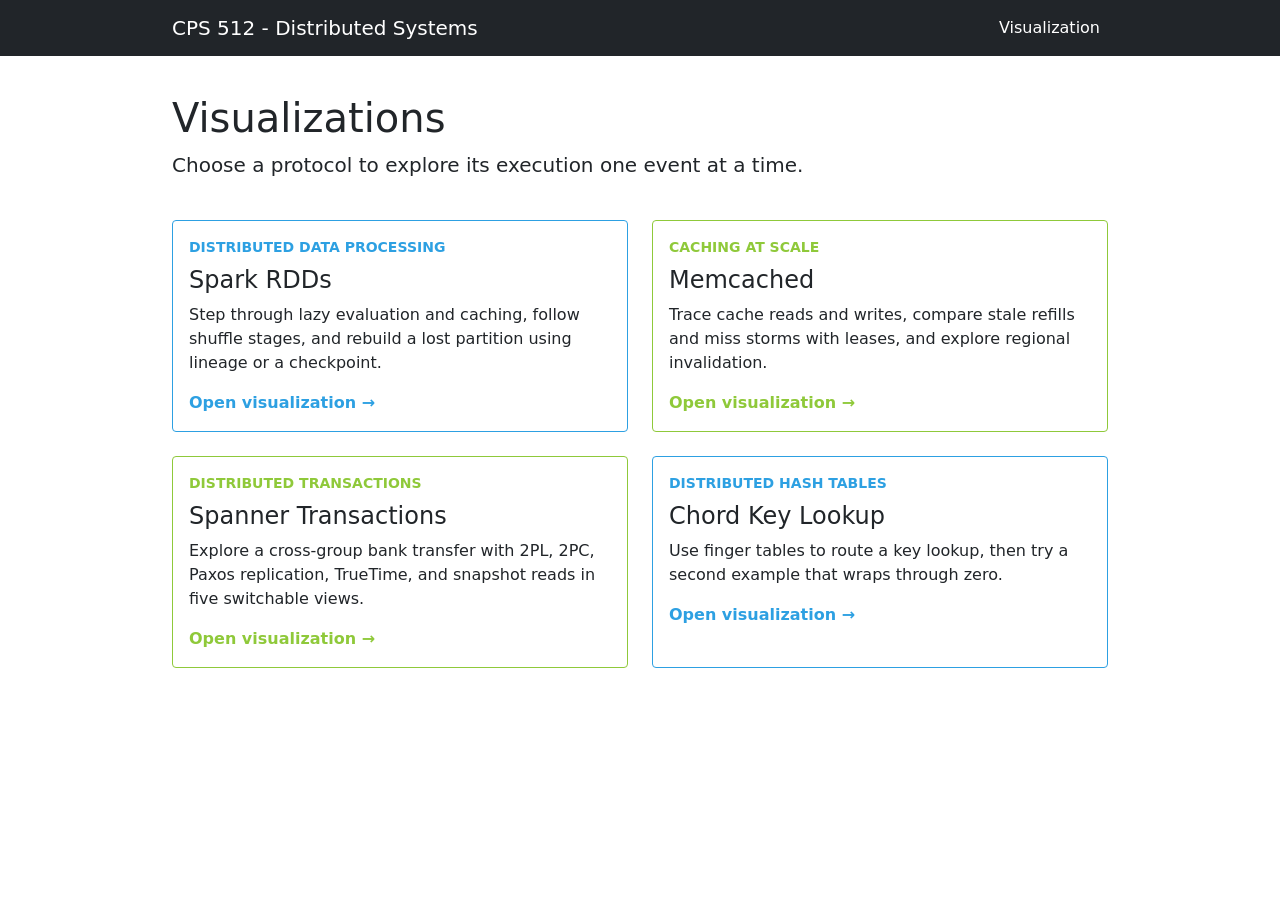
<file: index.html>
<!doctype html>
<html lang="en">
<head>
  <meta charset="utf-8">
  <meta name="viewport" content="width=device-width, initial-scale=1">
  <meta http-equiv="refresh" content="0; url=visualization.html">
  <title>CPS 512 - Visualizations</title>
</head>
<body><p><a href="visualization.html">Open the visualization gallery</a></p></body>
</html>
</file>
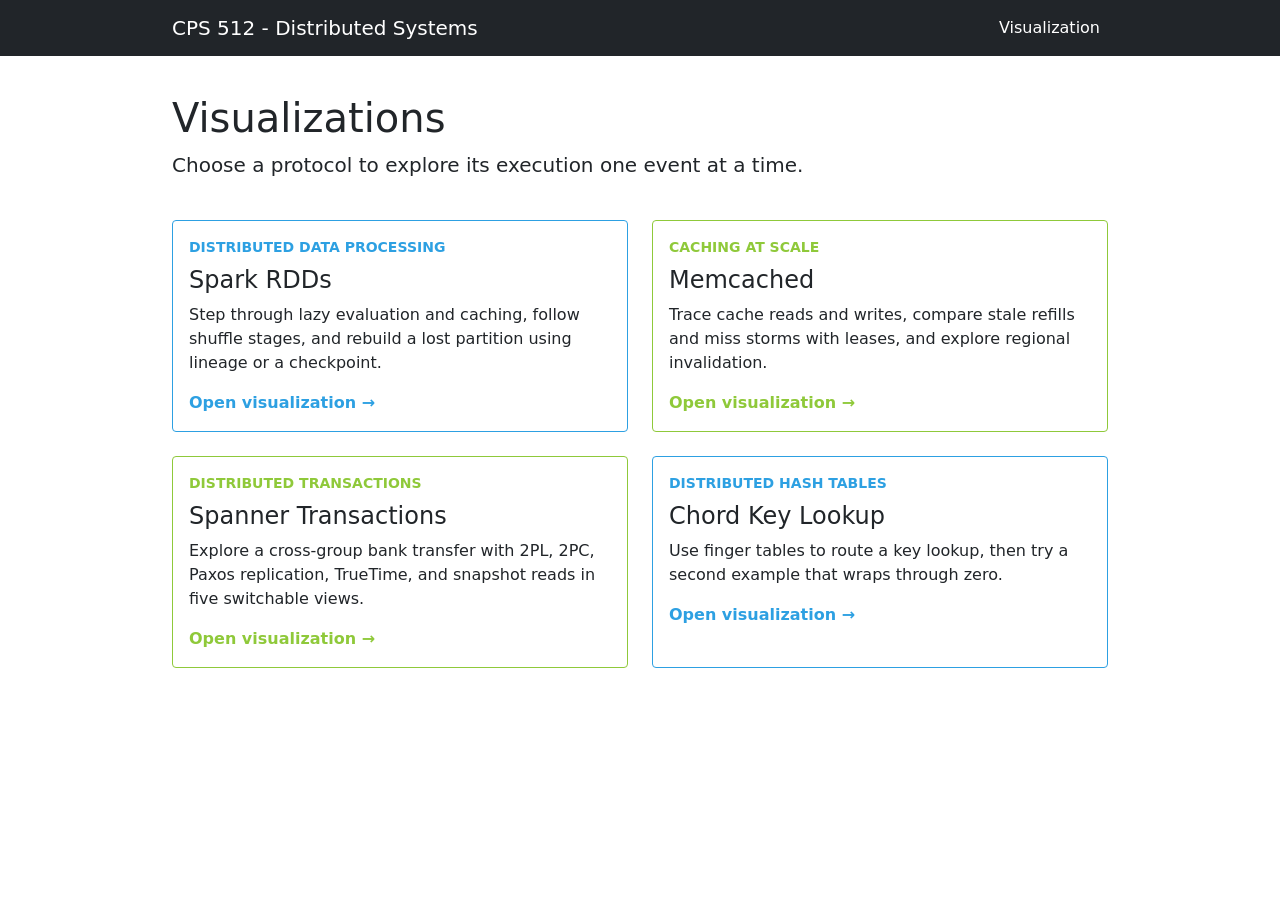
<file: visualization.html>
<!doctype html>
<html lang="en">

<head>
  <meta charset="utf-8">
  <meta name="viewport" content="width=device-width, initial-scale=1, shrink-to-fit=no">
  <meta name="description" content="Interactive visualizations for CPS 512 Distributed Systems.">

  <title>CPS 512 - Distributed Systems - Visualization</title>

  <link href="css/style.css" rel="stylesheet" type="text/css">
</head>


<body>
  <nav class="navbar fixed-top navbar-expand navbar-dark bg-dark">
  <div class="container">
    <a class="navbar-brand mb-0 h1" href="index.html">CPS 512 - Distributed Systems</a>
    <ul class="navbar-nav"><li class="nav-item"><a class="nav-link active" href="visualization.html" aria-current="page">Visualization</a></li></ul>
  </div>
</nav>


  <div class="container">
    <div class="my-4">
  <h1>Visualizations</h1>
  <p class="lead">
    Choose a protocol to explore its execution one event at a time.
  </p>

  <div class="row row-cols-1 row-cols-md-2 g-4 mt-2">
    <div class="col">
      <a class="card h-100 text-decoration-none text-reset border-primary" href="visualizations/spark.html">
        <div class="card-body">
          <p class="text-primary fw-bold text-uppercase small mb-2">Distributed data processing</p>
          <h2 class="h4 card-title">Spark RDDs</h2>
          <p class="card-text">Step through lazy evaluation and caching, follow shuffle stages, and rebuild a lost partition using lineage or a checkpoint.</p>
          <span class="text-primary fw-bold">Open visualization →</span>
        </div>
      </a>
    </div>
    <div class="col">
      <a class="card h-100 text-decoration-none text-reset border-success" href="visualizations/memcached.html">
        <div class="card-body">
          <p class="text-success fw-bold text-uppercase small mb-2">Caching at scale</p>
          <h2 class="h4 card-title">Memcached</h2>
          <p class="card-text">Trace cache reads and writes, compare stale refills and miss storms with leases, and explore regional invalidation.</p>
          <span class="text-success fw-bold">Open visualization →</span>
        </div>
      </a>
    </div>
    <div class="col">
      <a class="card h-100 text-decoration-none text-reset border-success" href="visualizations/spanner.html">
        <div class="card-body">
          <p class="text-success fw-bold text-uppercase small mb-2">Distributed transactions</p>
          <h2 class="h4 card-title">Spanner Transactions</h2>
          <p class="card-text">Explore a cross-group bank transfer with 2PL, 2PC, Paxos replication, TrueTime, and snapshot reads in five switchable views.</p>
          <span class="text-success fw-bold">Open visualization →</span>
        </div>
      </a>
    </div>
    <div class="col">
      <a class="card h-100 text-decoration-none text-reset border-primary" href="visualizations/chord.html">
        <div class="card-body">
          <p class="text-primary fw-bold text-uppercase small mb-2">Distributed hash tables</p>
          <h2 class="h4 card-title">Chord Key Lookup</h2>
          <p class="card-text">Use finger tables to route a key lookup, then try a second example that wraps through zero.</p>
          <span class="text-primary fw-bold">Open visualization →</span>
        </div>
      </a>
    </div>

  </div>
</div>

  </div>

</body>

</html>
</file>
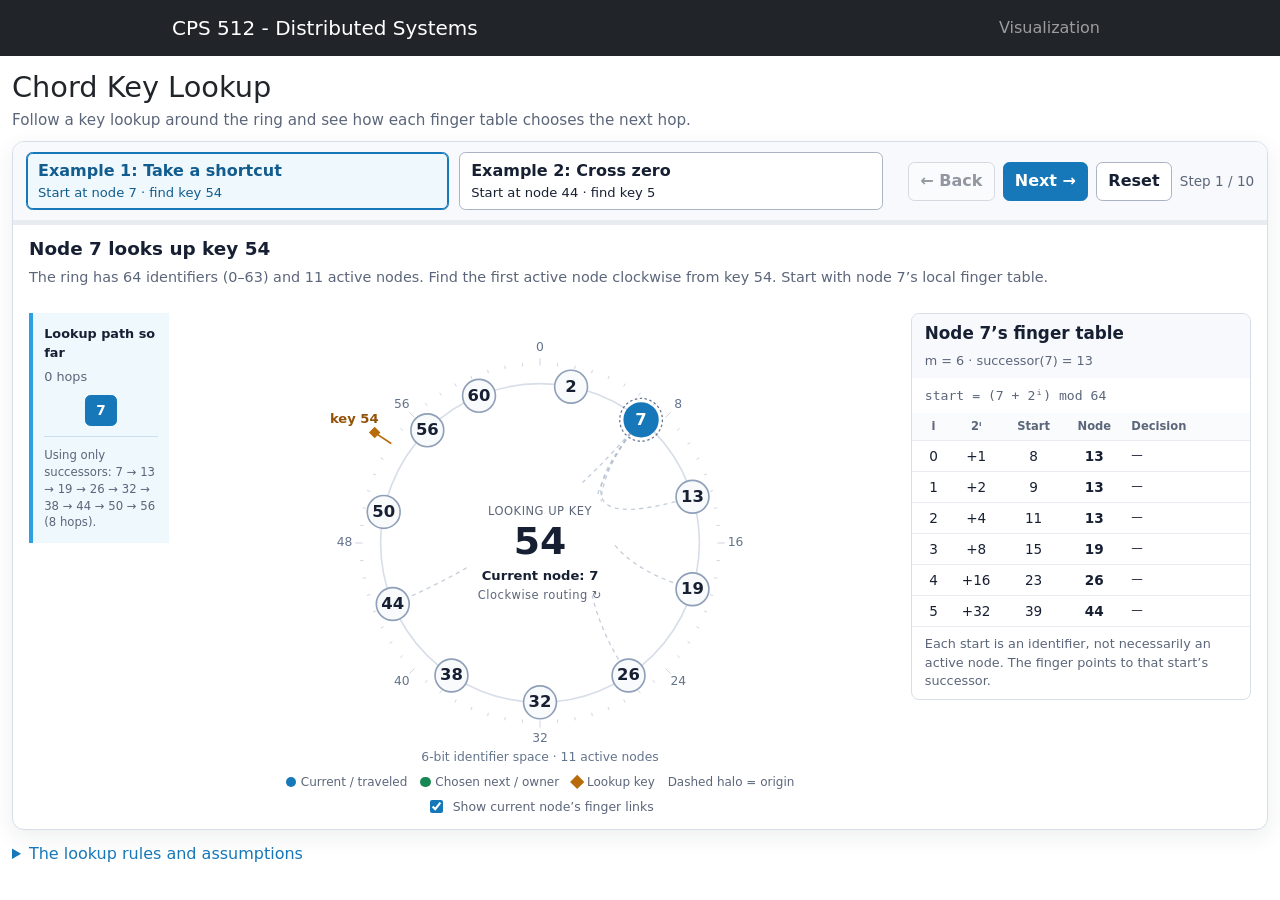
<file: visualizations/chord.html>
<!doctype html>
<html lang="en">
<head>
  <meta charset="utf-8">
  <meta name="viewport" content="width=device-width, initial-scale=1">
  <meta name="description" content="Step through Chord key lookup with finger tables and two interactive examples.">
  <title>CPS 512 - Distributed Systems - Chord Key Lookup</title>
  <link href="../css/style.css" rel="stylesheet" type="text/css">
  <script src="../js/chord-model.js" defer></script>
  <script src="../js/chord-animation.js?v=4" defer></script>
  <style>
    main.container-wide { max-width:1280px; }
    body { padding-top:60px; }
    .chord-page { margin:10px 0; }
    .chord-page h1 { margin:0 0 4px; font-size:1.8rem; }
    .chord-intro { margin:0 0 10px; color:#5c667a; font-size:.95rem; }
    .chord-rules { margin-top:12px; }
    .chord-rules summary { color:#1678b8; cursor:pointer; }
    .chord-rules ul { margin-top:12px; }
  </style>
</head>
<body>
  <nav class="navbar fixed-top navbar-expand navbar-dark bg-dark">
    <div class="container">
      <a class="navbar-brand mb-0 h1" href="../index.html">CPS 512 - Distributed Systems</a>
      <ul class="navbar-nav">
        <li class="nav-item"><a class="nav-link" href="../visualization.html">Visualization</a></li>
      </ul>
    </div>
  </nav>
  <main class="container container-wide">
    <div class="chord-page">
      <h1>Chord Key Lookup</h1>
      <p class="chord-intro">Follow a key lookup around the ring and see how each finger table chooses the next hop.</p>

      <chord-lookup-animation></chord-lookup-animation>

      <noscript><div class="alert alert-warning mt-3">This interactive demonstration requires JavaScript.</div></noscript>
      <details class="chord-rules">
        <summary>The lookup rules and assumptions</summary>
        <ul>
          <li><strong>Key ownership:</strong> successor(k) is the first active node at or clockwise after k, wrapping through zero.</li>
          <li><strong>Finger construction:</strong> finger i points to successor((n + 2<sup>i</sup>) mod 2<sup>m</sup>), with i = 0, …, m − 1.</li>
          <li><strong>Routing:</strong> if k ∈ (n, successor(n)], contact the successor. Otherwise, forward to the closest finger strictly preceding k clockwise.</li>
        </ul>
        <p class="text-muted small">Assumptions: a stable ring, correct finger tables, no failed nodes, and identifiers already hashed into a 6-bit space.
          The final hop contacts the owner; response messages are omitted.
          Algorithm reference: <a href="https://pdos.csail.mit.edu/papers/chord:sigcomm01/chord_sigcomm.pdf">Stoica et al., Chord (SIGCOMM 2001)</a>.</p>
      </details>
    </div>
  </main>
</body>
</html>
</file>
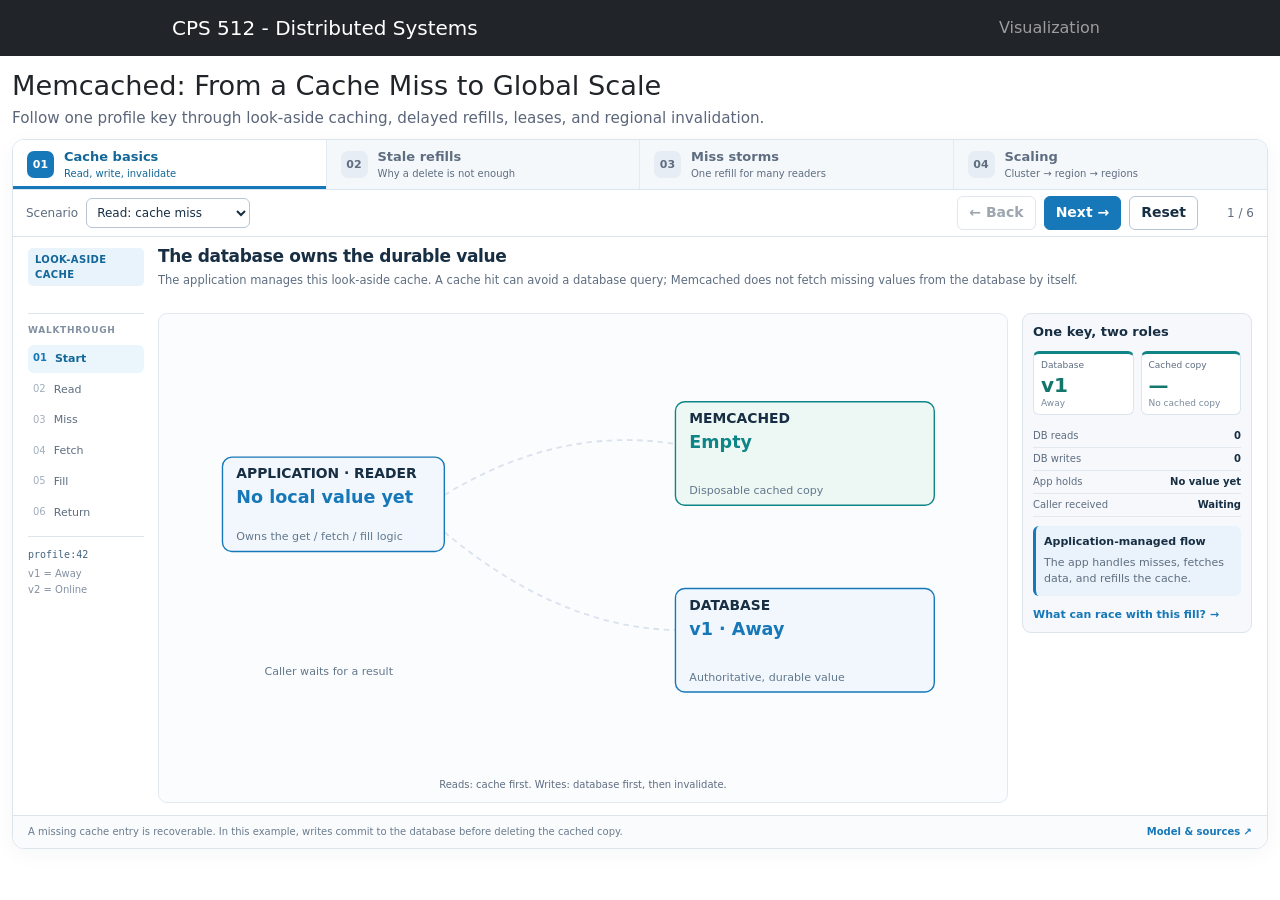
<file: visualizations/memcached.html>
<!doctype html>
<html lang="en">
<head>
  <meta charset="utf-8">
  <meta name="viewport" content="width=device-width, initial-scale=1">
  <meta name="description" content="Step through look-aside caching, stale refills, Facebook-style leases, and cache invalidation across regions.">
  <title>CPS 512 - Distributed Systems - Memcached</title>
  <link href="../css/style.css" rel="stylesheet" type="text/css">
  <script src="../js/memcached-model.js?v=1" defer></script>
  <script src="../js/memcached-animation.js?v=4" defer></script>
  <style>
    body { padding-top:60px; }
    main.container-wide { max-width:1440px; }
    .memcached-page { margin:10px 0 0; }
    .memcached-page h1 { font-size:1.7rem; margin:0 0 4px; }
    .memcached-intro { margin:0 0 10px; color:#5c667a; font-size:.95rem; }
  </style>
</head>
<body>
  <nav class="navbar fixed-top navbar-expand navbar-dark bg-dark">
    <div class="container">
      <a class="navbar-brand mb-0 h1" href="../index.html">CPS 512 - Distributed Systems</a>
      <ul class="navbar-nav"><li class="nav-item"><a class="nav-link" href="../visualization.html">Visualization</a></li></ul>
    </div>
  </nav>
  <main class="container container-wide">
    <div class="memcached-page">
      <h1>Memcached: From a Cache Miss to Global Scale</h1>
      <p class="memcached-intro">Follow one profile key through look-aside caching, delayed refills, leases, and regional invalidation.</p>
      <memcached-lab></memcached-lab>
      <noscript><div class="alert alert-warning">This visualization requires JavaScript.</div></noscript>
    </div>
  </main>
</body>
</html>
</file>
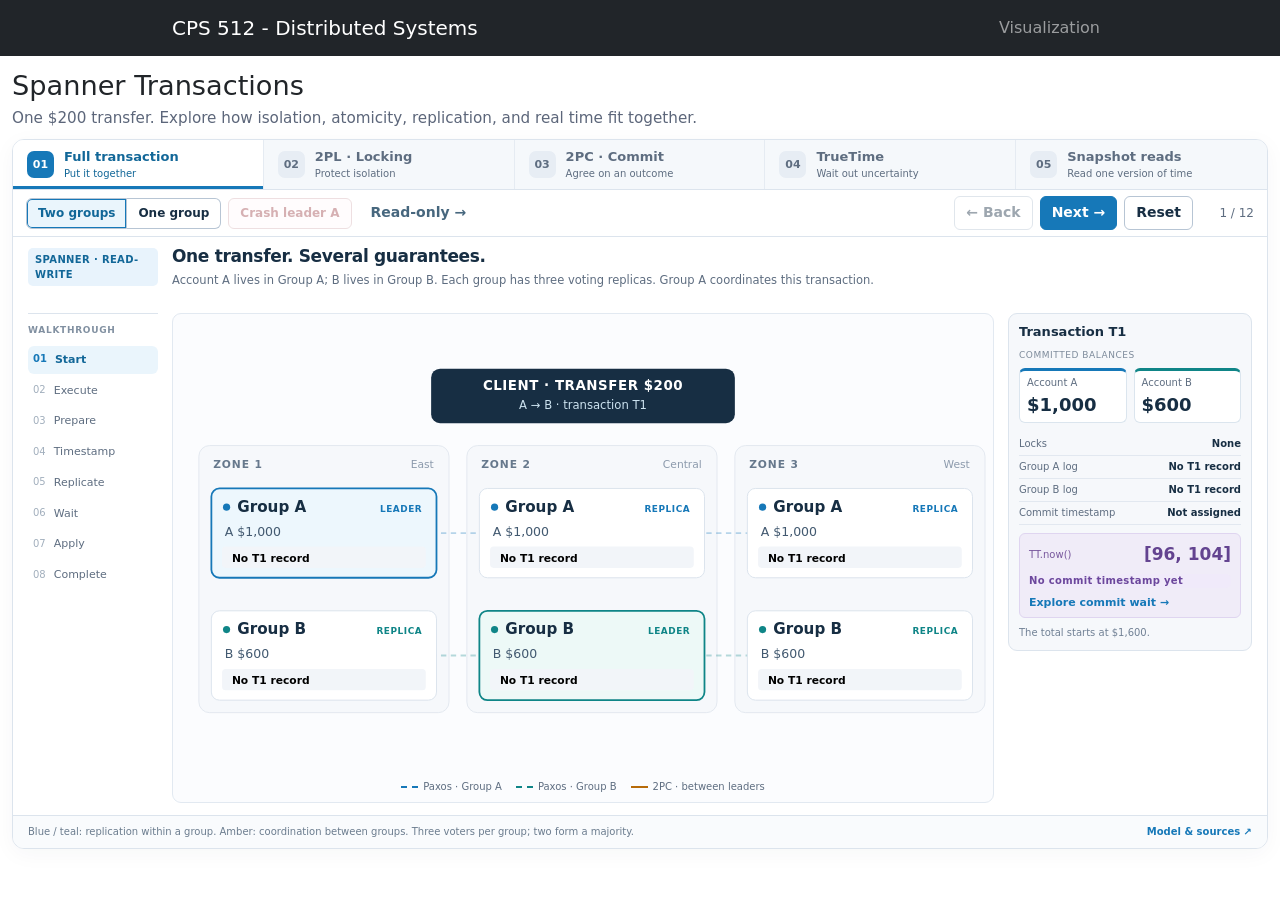
<file: visualizations/spanner.html>
<!doctype html>
<html lang="en">
<head>
  <meta charset="utf-8">
  <meta name="viewport" content="width=device-width, initial-scale=1">
  <meta name="description" content="Explore how locking, two-phase commit, Paxos, TrueTime, and MVCC compose in Spanner.">
  <title>CPS 512 - Distributed Systems - Spanner Transactions</title>
  <link href="../css/style.css" rel="stylesheet" type="text/css">
  <script src="../js/spanner-model.js?v=2" defer></script>
  <script src="../js/spanner-animation.js?v=4" defer></script>
  <style>
    body { padding-top:60px; }
    main.container-wide { max-width:1440px; }
    .spanner-page { margin:10px 0 0; }
    .spanner-page h1 { font-size:1.7rem; margin:0 0 4px; }
    .spanner-intro { margin:0 0 10px; color:#5c667a; font-size:.95rem; }
  </style>
</head>
<body>
  <nav class="navbar fixed-top navbar-expand navbar-dark bg-dark">
    <div class="container">
      <a class="navbar-brand mb-0 h1" href="../index.html">CPS 512 - Distributed Systems</a>
      <ul class="navbar-nav"><li class="nav-item"><a class="nav-link" href="../visualization.html">Visualization</a></li></ul>
    </div>
  </nav>
  <main class="container container-wide">
    <div class="spanner-page">
      <h1>Spanner Transactions</h1>
      <p class="spanner-intro">One $200 transfer. Explore how isolation, atomicity, replication, and real time fit together.</p>
      <spanner-transaction-lab></spanner-transaction-lab>
      <noscript><div class="alert alert-warning">This visualization requires JavaScript.</div></noscript>
    </div>
  </main>
</body>
</html>
</file>
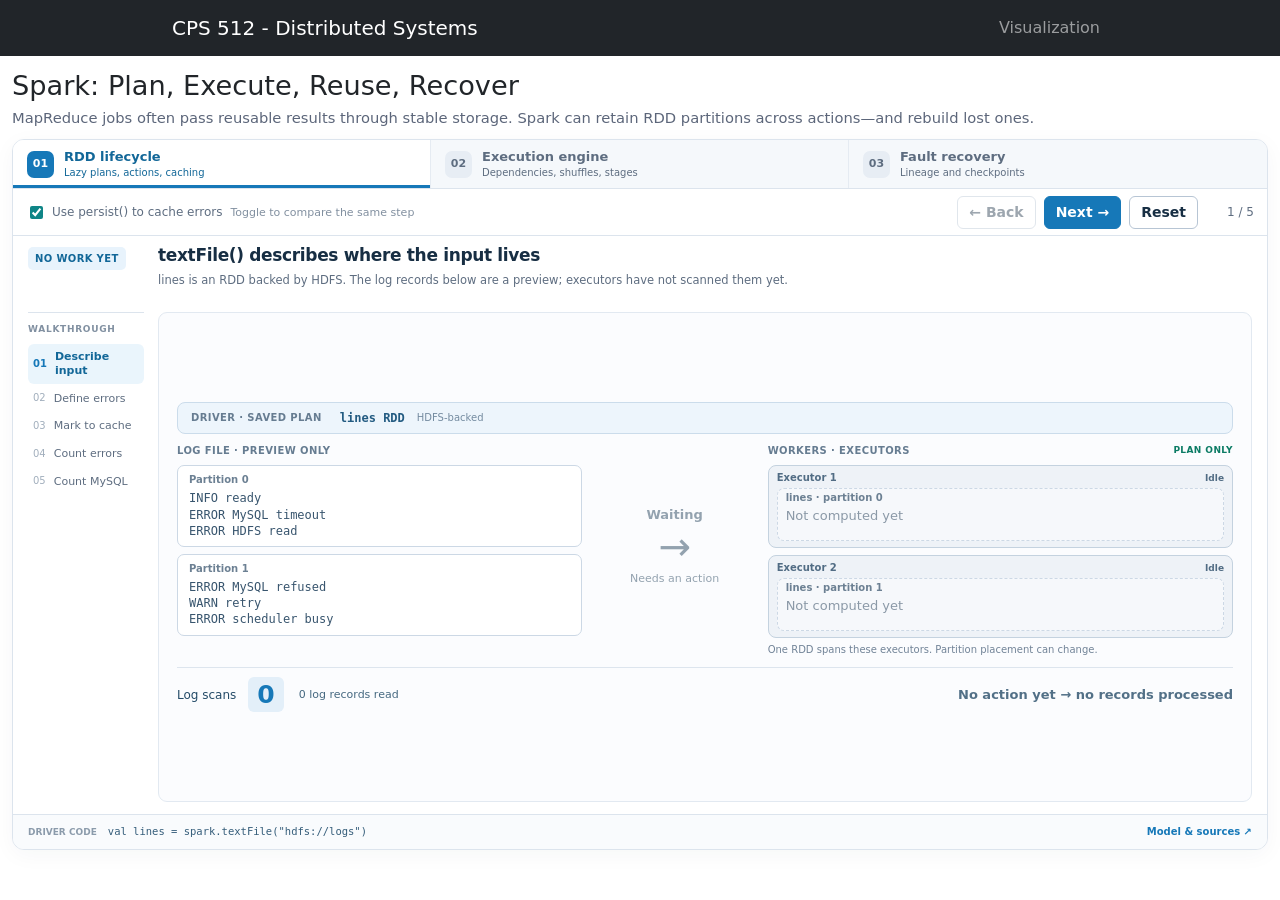
<file: visualizations/spark.html>
<!doctype html>
<html lang="en">
<head>
  <meta charset="utf-8">
  <meta name="viewport" content="width=device-width, initial-scale=1">
  <meta name="description" content="Explore Spark RDDs, lazy execution, caching, shuffles, stage scheduling, and lineage recovery.">
  <title>CPS 512 - Distributed Systems - Spark</title>
  <link href="../css/style.css" rel="stylesheet" type="text/css">
  <script src="../js/spark-model.js?v=6" defer></script>
  <script src="../js/spark-animation.js?v=11" defer></script>
  <style>
    body { padding-top:60px; }
    main.container-wide { max-width:1440px; }
    .spark-page { margin:10px 0 0; }
    .spark-page h1 { font-size:1.7rem; margin:0 0 4px; }
    .spark-intro { margin:0 0 10px; color:#5c667a; font-size:.92rem; }
  </style>
</head>
<body>
  <nav class="navbar fixed-top navbar-expand navbar-dark bg-dark">
    <div class="container">
      <a class="navbar-brand mb-0 h1" href="../index.html">CPS 512 - Distributed Systems</a>
      <ul class="navbar-nav"><li class="nav-item"><a class="nav-link" href="../visualization.html">Visualization</a></li></ul>
    </div>
  </nav>
  <main class="container container-wide">
    <div class="spark-page">
      <h1>Spark: Plan, Execute, Reuse, Recover</h1>
      <p class="spark-intro">MapReduce jobs often pass reusable results through stable storage. Spark can retain RDD partitions across actions—and rebuild lost ones.</p>
      <spark-rdd-lab></spark-rdd-lab>
      <noscript><div class="alert alert-warning">This visualization requires JavaScript.</div></noscript>
    </div>
  </main>
</body>
</html>
</file>
